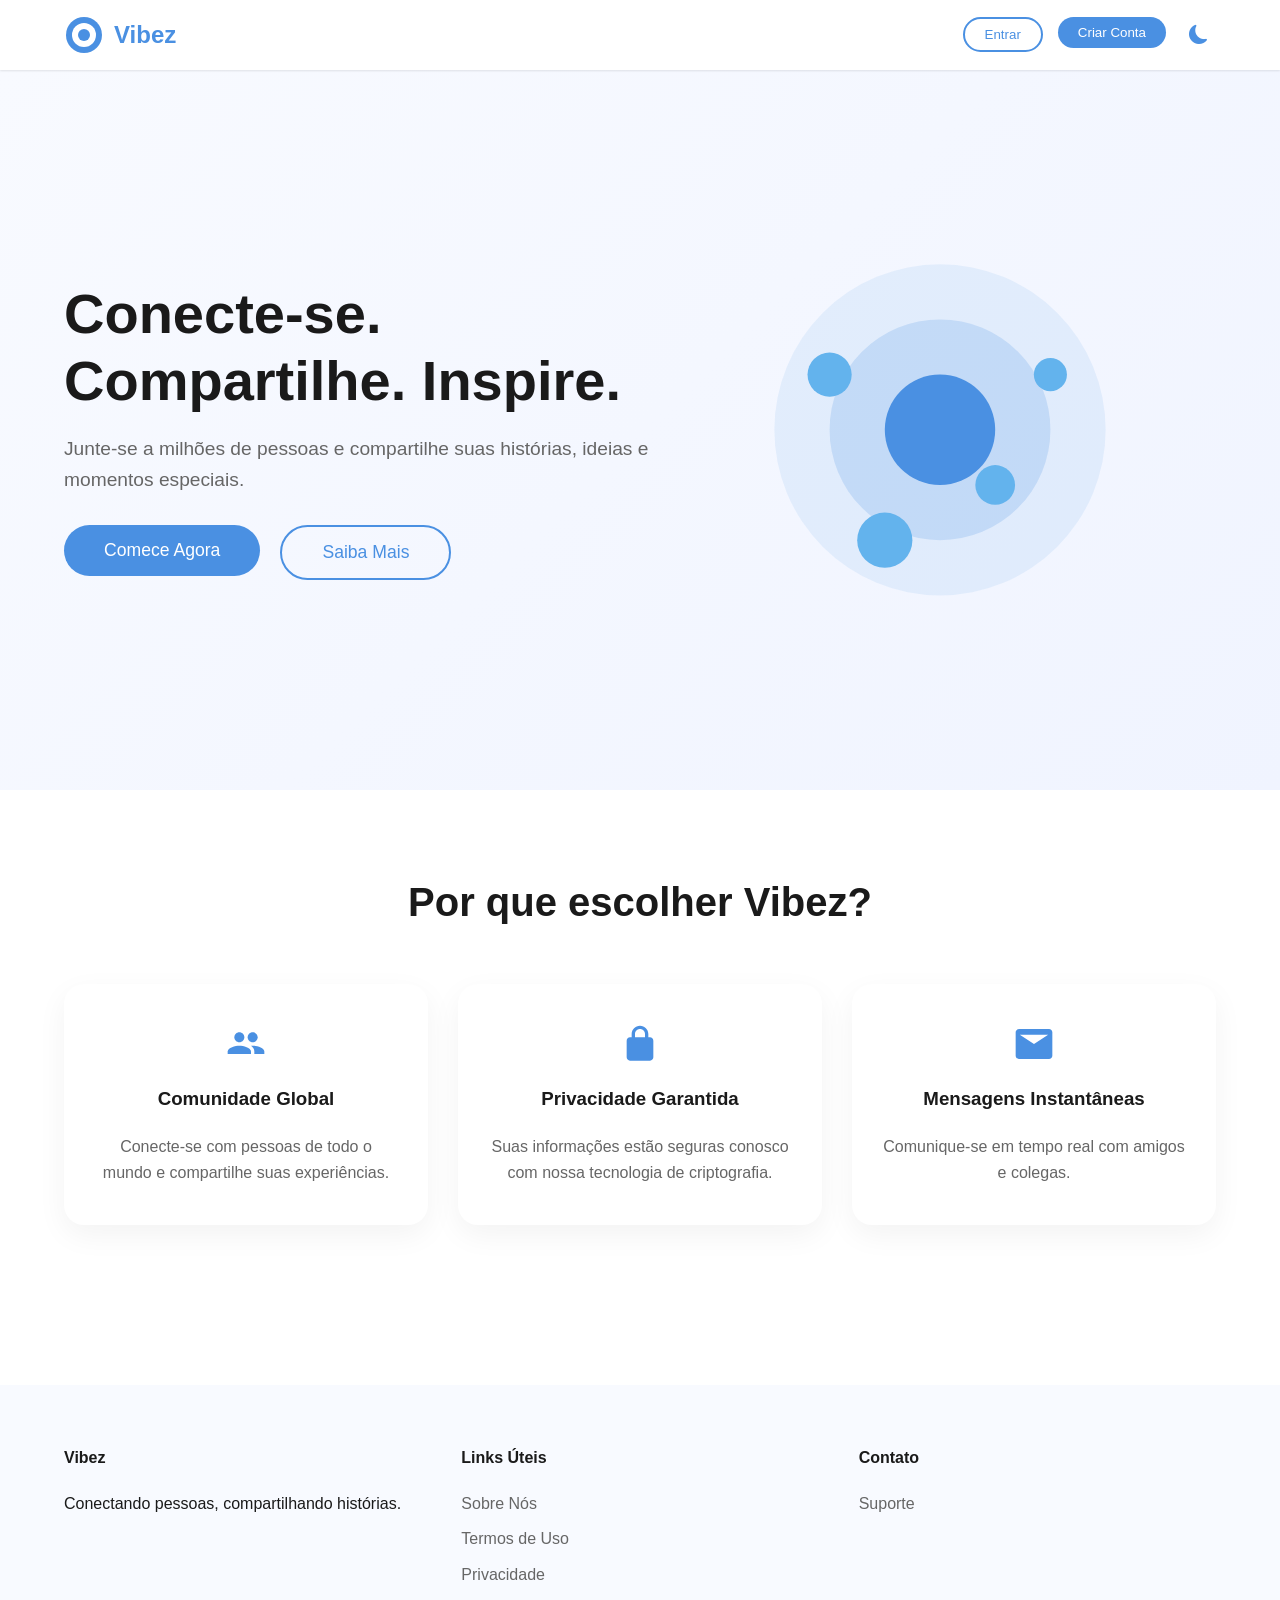
<file: index.html>
<html lang="pt-BR">
<head>
    <meta charset="UTF-8">
    <meta name="viewport" content="width=device-width, initial-scale=1.0">
    <title>Vibez - Conecte-se com o mundo</title>
    <link rel="stylesheet" href="CSS/index.css">
    <link rel="stylesheet" href="https://cdn.jsdelivr.net/npm/bootstrap-icons@1.10.5/font/bootstrap-icons.css">
</head>
<body>
    <nav class="navbar">
        <div class="nav-brand">
            <svg class="logo" viewBox="0 0 100 100" width="40" height="40">
                <circle cx="50" cy="50" r="45" fill="#4a90e2"/>
                <circle cx="50" cy="50" r="30" fill="#fff"/>
                <circle cx="50" cy="50" r="15" fill="#4a90e2"/>
            </svg>
            <h1>Vibez</h1>
        </div>
        <div class="nav-buttons">
            <a href="login.html"> <button class="login-btn">Entrar</button> </a>
            <a href="register.html"> <button class="register-btn">Criar Conta</button> </a>
            <button class="theme-toggle">
                <i class="bi bi-moon-fill"></i>
            </button>
        </div>
    </nav>

    <main class="landing">
        <div class="hero">
            <div class="hero-content">
                <h1>Conecte-se. Compartilhe. Inspire.</h1>
                <p>Junte-se a milhões de pessoas e compartilhe suas histórias, ideias e momentos especiais.</p>
                <div class="cta-buttons">
                    <a href="register.html"> <button class="register-btn-large">Comece Agora</button> </a>
                    <button class="learn-more-btn">Saiba Mais</button>
                </div>
            </div>
            <div class="hero-image">
                <svg viewBox="0 0 500 400" class="illustration">
                    <circle cx="250" cy="200" r="150" fill="#4a90e2" opacity="0.1"/>
                    <circle cx="250" cy="200" r="100" fill="#4a90e2" opacity="0.2"/>
                    <circle cx="250" cy="200" r="50" fill="#4a90e2"/>
                    <g class="floating-elements">
                        <circle cx="150" cy="150" r="20" fill="#63b3ed"/>
                        <circle cx="350" cy="150" r="15" fill="#63b3ed"/>
                        <circle cx="200" cy="300" r="25" fill="#63b3ed"/>
                        <circle cx="300" cy="250" r="18" fill="#63b3ed"/>
                    </g>
                </svg>
            </div>
        </div>

        <section class="features">
            <h2>Por que escolher Vibez?</h2>
            <div class="feature-grid">
                <div class="feature-card">
                    <svg viewBox="0 0 24 24" width="40" height="40">
                        <path fill="#4a90e2" d="M16,11c1.66,0 3,-1.34 3,-3s-1.34,-3 -3,-3s-3,1.34 -3,3S14.34,11 16,11z"/>
                        <path fill="#4a90e2" d="M8,11c1.66,0 3,-1.34 3,-3S9.66,5 8,5S5,6.34 5,8S6.34,11 8,11z"/>
                        <path fill="#4a90e2" d="M8,13c-2.33,0 -7,1.17 -7,3.5V18h14v-1.5C15,14.17 10.33,13 8,13z"/>
                        <path fill="#4a90e2" d="M16,13c-0.29,0 -0.62,0.02 -0.97,0.05c1.16,0.84 1.97,1.97 1.97,3.45V18h6v-1.5C23,14.17 18.33,13 16,13z"/>
                    </svg>
                    <h3>Comunidade Global</h3>
                    <p>Conecte-se com pessoas de todo o mundo e compartilhe suas experiências.</p>
                </div>
                <div class="feature-card">
                    <svg viewBox="0 0 24 24" width="40" height="40">
                        <path fill="#4a90e2" d="M18,8h-1V6c0-2.76-2.24-5-5-5S7,3.24,7,6v2H6c-1.1,0-2,0.9-2,2v10c0,1.1,0.9,2,2,2h12c1.1,0,2-0.9,2-2V10C20,8.9,19.1,8,18,8z M9,6c0-1.66,1.34-3,3-3s3,1.34,3,3v2H9V6z"/>
                    </svg>
                    <h3>Privacidade Garantida</h3>
                    <p>Suas informações estão seguras conosco com nossa tecnologia de criptografia.</p>
                </div>
                <div class="feature-card">
                    <svg viewBox="0 0 24 24" width="40" height="40">
                        <path fill="#4a90e2" d="M21,3H3C1.9,3,1,3.9,1,5v14c0,1.1,0.9,2,2,2h18c1.1,0,2-0.9,2-2V5C23,3.9,22.1,3,21,3z M12,12L3.5,6.5h17L12,12z"/>
                    </svg>
                    <h3>Mensagens Instantâneas</h3>
                    <p>Comunique-se em tempo real com amigos e colegas.</p>
                </div>
            </div>
        </section>
    </main>

    <footer class="footer">
        <div class="footer-content">
            <div class="footer-section">
                <h4>Vibez</h4>
                <p>Conectando pessoas, compartilhando histórias.</p>
            </div>
            <div class="footer-section">
                <h4>Links Úteis</h4>
                <a href="#">Sobre Nós</a>
                <a href="#">Termos de Uso</a>
                <a href="#">Privacidade</a>
            </div>
            <div class="footer-section">
                <h4>Contato</h4>
                <a href="mailto:suporte.vibez@gmail.com">Suporte</a>
            </div>
        </div>
    </footer>
    <script type="module" src="js/index.js"></script>
</body>
</html>
</file>
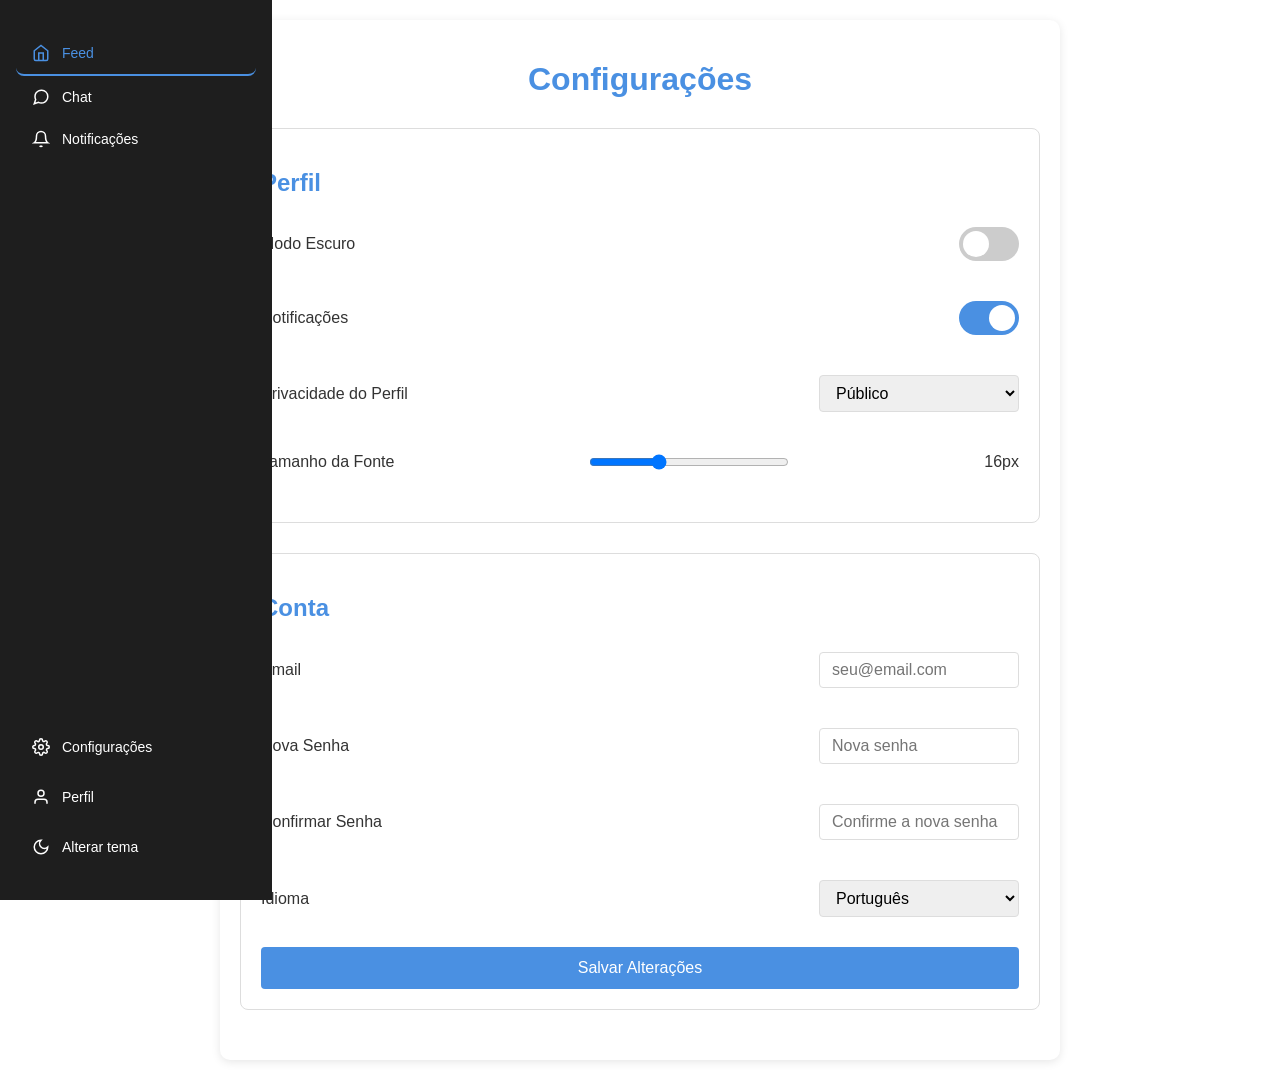
<file: config.html>
<html lang="pt-BR">
<head>
    <meta charset="UTF-8">
    <meta name="viewport" content="width=device-width, initial-scale=1.0">
    <title>Configurações</title>
    <link rel="stylesheet" href="CSS/config.css">
</head>
<body>
    <nav class="sidebar-nav">
        <!-- Top Navigation Items -->
        <a href="feed.html" class="nav-item active">
            <svg viewBox="0 0 24 24" fill="none" stroke="currentColor">
                <path d="M3 9l9-7 9 7v11a2 2 0 0 1-2 2H5a2 2 0 0 1-2-2z"/>
                <polyline points="9 22 9 12 15 12 15 22"/>
            </svg>
            <span>Feed</span>
        </a>
        <a href="chat.html" class="nav-item">
            <svg viewBox="0 0 24 24" fill="none" stroke="currentColor">
                <path d="M21 11.5a8.38 8.38 0 0 1-.9 3.8 8.5 8.5 0 0 1-7.6 4.7 8.38 8.38 0 0 1-3.8-.9L3 21l1.9-5.7a8.38 8.38 0 0 1-.9-3.8 8.5 8.5 0 0 1 4.7-7.6 8.38 8.38 0 0 1 3.8-.9h.5a8.48 8.48 0 0 1 8 8v.5z"/>
            </svg>
            <span>Chat</span>
        </a>
        <a href="#" class="nav-item">
            <svg viewBox="0 0 24 24" fill="none" stroke="currentColor">
                <path d="M18 8A6 6 0 0 0 6 8c0 7-3 9-3 9h18s-3-2-3-9"/>
                <path d="M13.73 21a2 2 0 0 1-3.46 0"/>
            </svg>
            <span>Notificações</span>
        </a>

        <!-- Bottom Navigation Items -->
        <div class="bottom-nav">
            <a href="config.html" class="nav-item">
                <svg viewBox="0 0 24 24" fill="none" stroke="currentColor">
                    <circle cx="12" cy="12" r="3"/>
                    <path d="M19.4 15a1.65 1.65 0 0 0 .33 1.82l.06.06a2 2 0 0 1 0 2.83 2 2 0 0 1-2.83 0l-.06-.06a1.65 1.65 0 0 0-1.82-.33 1.65 1.65 0 0 0-1 1.51V21a2 2 0 0 1-2 2 2 2 0 0 1-2-2v-.09A1.65 1.65 0 0 0 9 19.4a1.65 1.65 0 0 0-1.82.33l-.06.06a2 2 0 0 1-2.83 0 2 2 0 0 1 0-2.83l.06-.06a1.65 1.65 0 0 0 .33-1.82 1.65 1.65 0 0 0-1.51-1H3a2 2 0 0 1-2-2 2 2 0 0 1 2-2h.09A1.65 1.65 0 0 0 4.6 9a1.65 1.65 0 0 0-.33-1.82l-.06-.06a2 2 0 0 1 0-2.83 2 2 0 0 1 2.83 0l.06.06a1.65 1.65 0 0 0 1.82.33H9a1.65 1.65 0 0 0 1-1.51V3a2 2 0 0 1 2-2 2 2 0 0 1 2 2v.09a1.65 1.65 0 0 0 1 1.51 1.65 1.65 0 0 0 1.82-.33l.06-.06a2 2 0 0 1 2.83 0 2 2 0 0 1 0 2.83l-.06.06a1.65 1.65 0 0 0-.33 1.82V9a1.65 1.65 0 0 0 1.51 1H21a2 2 0 0 1 2 2 2 2 0 0 1-2 2h-.09a1.65 1.65 0 0 0-1.51 1z"/>
                </svg>
                <span>Configurações</span>
            </a>
            <a href="perfil.html" class="nav-item">
                <svg viewBox="0 0 24 24" fill="none" stroke="currentColor">
                    <path d="M20 21v-2a4 4 0 0 0-4-4H8a4 4 0 0 0-4 4v2"/>
                    <circle cx="12" cy="7" r="4"/>
                </svg>
                <span>Perfil</span>
            </a>
            <button class="theme-toggle">
                <svg viewBox="0 0 24 24" fill="none" stroke="currentColor">
                    <path d="M12 3a6 6 0 0 0 9 9 9 9 0 1 1-9-9z"/>
                </svg>
                <span>Alterar tema</span>
            </button>
        </div>
    </nav>
    <div class="settings-container">
        <h1>Configurações</h1>
        
        <section class="settings-section">
            <h2>Perfil</h2>
            <div class="setting-item">
                <label for="darkMode">Modo Escuro</label>
                <label class="switch">
                    <input type="checkbox" id="darkMode">
                    <span class="slider"></span>
                </label>
            </div>

            <div class="setting-item">
                <label for="notifications">Notificações</label>
                <label class="switch">
                    <input type="checkbox" id="notifications">
                    <span class="slider"></span>
                </label>
            </div>

            <div class="setting-item">
                <label for="privacy">Privacidade do Perfil</label>
                <select id="privacy">
                    <option value="public">Público</option>
                    <option value="friends">Apenas Amigos</option>
                    <option value="private">Privado</option>
                </select>
            </div>

            <div class="setting-item">
                <label for="fontSize">Tamanho da Fonte</label>
                <input type="range" id="fontSize" min="12" max="24" value="16">
                <span id="fontSizeValue">16px</span>
            </div>
        </section>

        <section class="settings-section">
            <h2>Conta</h2>
            <div class="setting-item">
                <label for="email">Email</label>
                <input type="email" id="email" placeholder="seu@email.com">
            </div>

            <div class="setting-item">
                <label for="newPassword">Nova Senha</label>
                <input type="password" id="newPassword" placeholder="Nova senha">
            </div>

            <div class="setting-item">
                <label for="confirmPassword">Confirmar Senha</label>
                <input type="password" id="confirmPassword" placeholder="Confirme a nova senha">
            </div>

            <div class="setting-item">
                <label for="language">Idioma</label>
                <select id="language">
                    <option value="pt">Português</option>
                </select>
            </div>

            <button id="saveBtn" class="save-button">Salvar Alterações</button>
        </section>
    </div>

    <script type="module" src="js/config.js"></script>
</body>
</html>
</file>
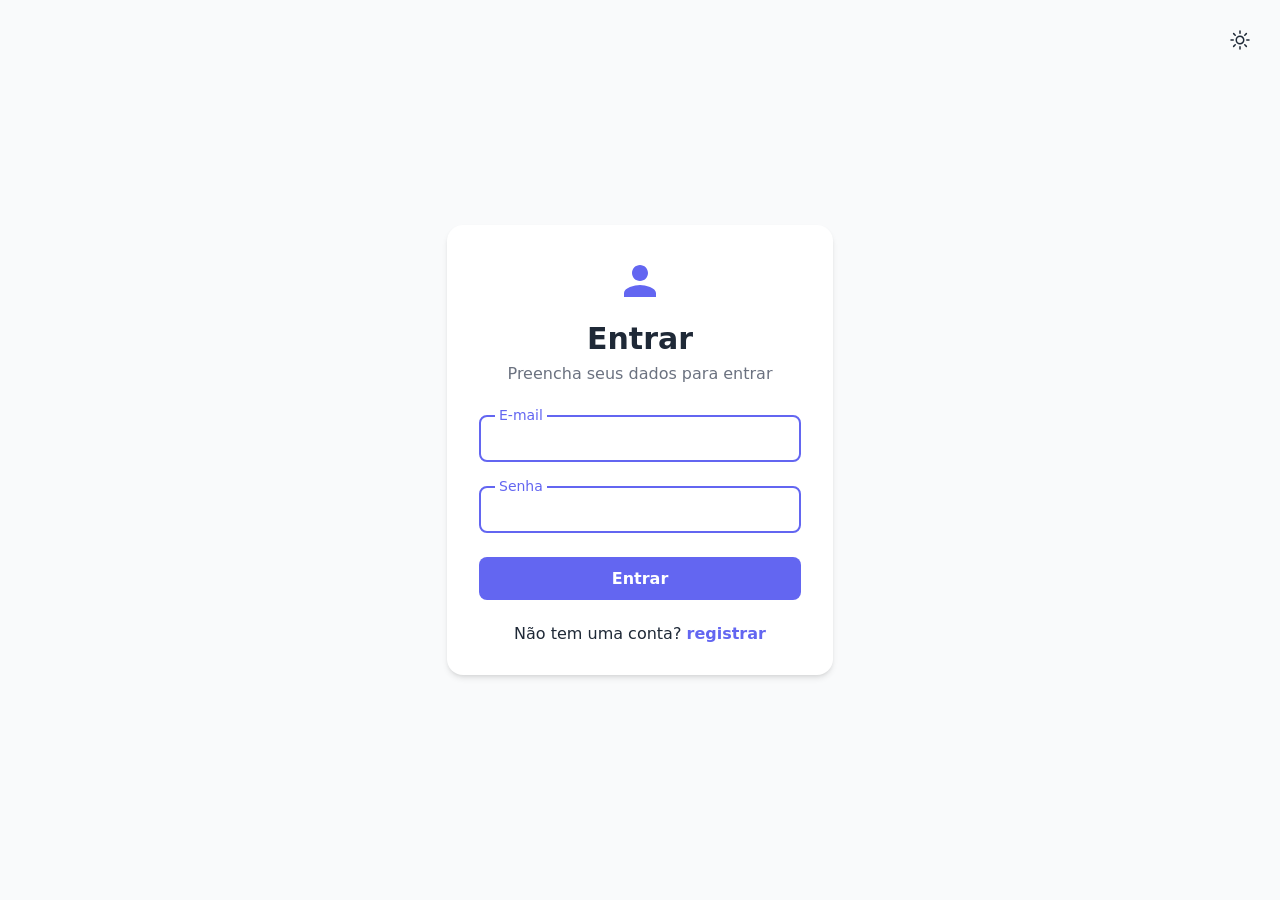
<file: login.html>
<html lang="pt-BR">
<head>
    <meta charset="UTF-8">
    <meta name="viewport" content="width=device-width, initial-scale=1.0">
    <title>Registro</title>
    <link rel="stylesheet" href="CSS/login.css">
</head>
<body>
    <button id="themeToggle" class="theme-toggle" aria-label="Toggle theme">
        <svg xmlns="http://www.w3.org/2000/svg" fill="none" viewBox="0 0 24 24" stroke-width="1.5" stroke="currentColor">
            <path stroke-linecap="round" stroke-linejoin="round" d="M12 3v2.25m6.364.386l-1.591 1.591M21 12h-2.25m-.386 6.364l-1.591-1.591M12 18.75V21m-4.773-4.227l-1.591 1.591M5.25 12H3m4.227-4.773L5.636 5.636M15.75 12a3.75 3.75 0 11-7.5 0 3.75 3.75 0 017.5 0z"/>
        </svg>
    </button>
    <div class="container">
        <div class="form-container">
            <div class="form-header">
                <svg class="logo" viewBox="0 0 24 24" width="48" height="48">
                    <path fill="currentColor" d="M12 12c2.21 0 4-1.79 4-4s-1.79-4-4-4-4 1.79-4 4 1.79 4 4 4zm0 2c-2.67 0-8 1.34-8 4v2h16v-2c0-2.66-5.33-4-8-4z"/>
                </svg>
                <h1>Entrar</h1>
                <p>Preencha seus dados para entrar</p>
            </div>
            
            <form id="loginForm" class="form">
                <div class="form-group">
                    <input type="email" id="email" required>
                    <label for="email">E-mail</label>
                </div>
                
                <div class="form-group">
                    <input type="password" id="password" required>
                    <label for="password">Senha</label>
                </div>
                
                <button type="submit" class="submit-btn">
                    Entrar
                    <span class="btn-overlay"></span>
                </button>
            </form>
            
            <div class="form-footer">
                <p>Não tem uma conta? <a href="register.html">registrar</a></p>
            </div>
        </div>
    </div>
    <script type="module" src="js/login.js"></script>
</body>
</html>
</file>
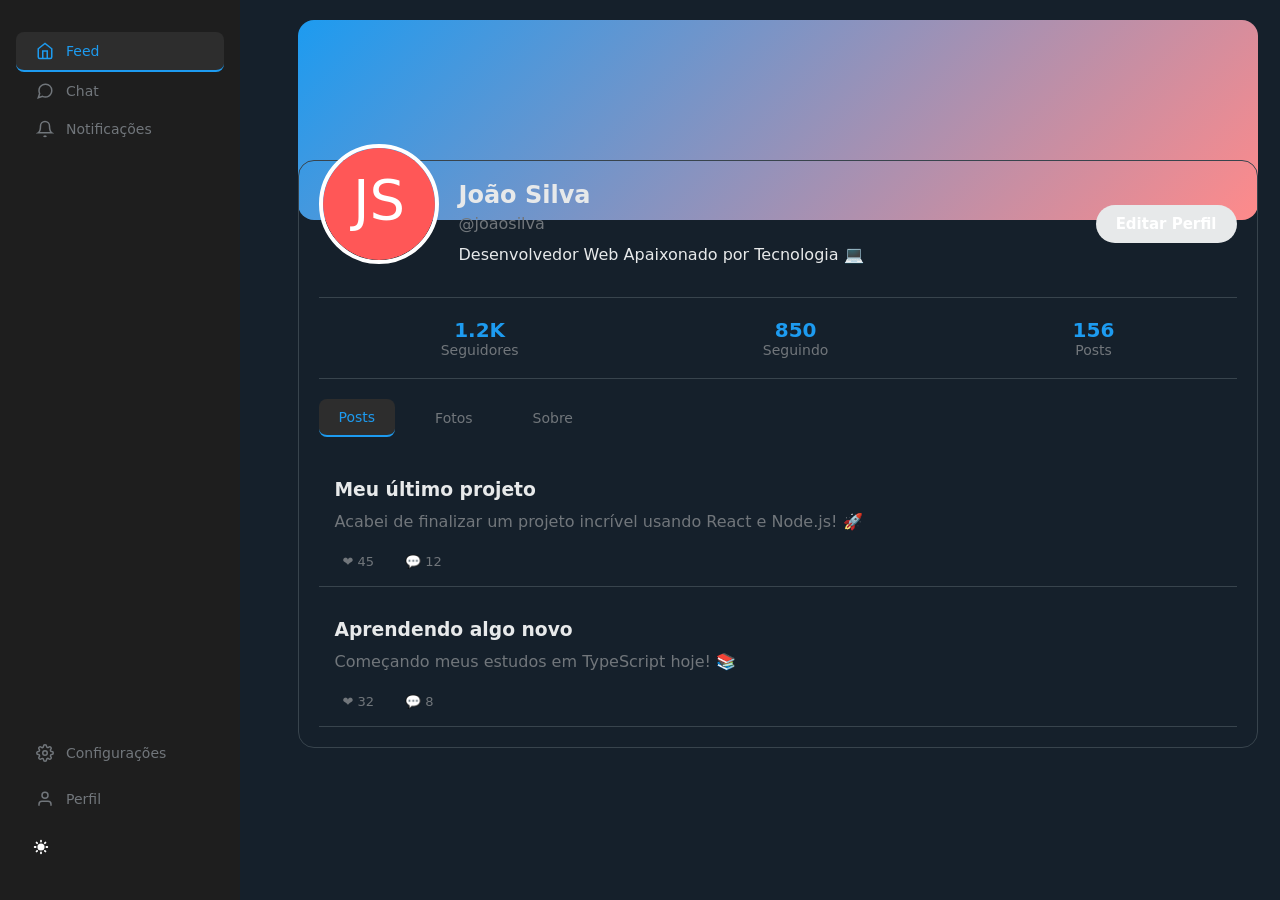
<file: perfil.html>
<html lang="pt-BR">
<head>
    <meta charset="UTF-8">
    <meta name="viewport" content="width=device-width, initial-scale=1.0">
    <title>Perfil Social</title>
    <link rel="stylesheet" href="CSS/perfil.css">
    <script type="importmap">
        {
            "imports": {
                "config": "./js/perfilfake.js"
            }
        }
    </script>
    <script type="module" src="js/perfil.js"></script>
</head>
<body>
    <nav class="sidebar-nav">
        <!-- Top Navigation Items -->
        <a href="feed.html" class="nav-item active">
            <svg viewBox="0 0 24 24" fill="none" stroke="currentColor">
                <path d="M3 9l9-7 9 7v11a2 2 0 0 1-2 2H5a2 2 0 0 1-2-2z"/>
                <polyline points="9 22 9 12 15 12 15 22"/>
            </svg>
            <span>Feed</span>
        </a>
        <a href="chat.html" class="nav-item">
            <svg viewBox="0 0 24 24" fill="none" stroke="currentColor">
                <path d="M21 11.5a8.38 8.38 0 0 1-.9 3.8 8.5 8.5 0 0 1-7.6 4.7 8.38 8.38 0 0 1-3.8-.9L3 21l1.9-5.7a8.38 8.38 0 0 1-.9-3.8 8.5 8.5 0 0 1 4.7-7.6 8.38 8.38 0 0 1 3.8-.9h.5a8.48 8.48 0 0 1 8 8v.5z"/>
            </svg>
            <span>Chat</span>
        </a>
        <a href="#" class="nav-item">
            <svg viewBox="0 0 24 24" fill="none" stroke="currentColor">
                <path d="M18 8A6 6 0 0 0 6 8c0 7-3 9-3 9h18s-3-2-3-9"/>
                <path d="M13.73 21a2 2 0 0 1-3.46 0"/>
            </svg>
            <span>Notificações</span>
        </a>

        <!-- Bottom Navigation Items -->
        <div class="bottom-nav">
            <a href="config.html" class="nav-item">
                <svg viewBox="0 0 24 24" fill="none" stroke="currentColor">
                    <circle cx="12" cy="12" r="3"/>
                    <path d="M19.4 15a1.65 1.65 0 0 0 .33 1.82l.06.06a2 2 0 0 1 0 2.83 2 2 0 0 1-2.83 0l-.06-.06a1.65 1.65 0 0 0-1.82-.33 1.65 1.65 0 0 0-1 1.51V21a2 2 0 0 1-2 2 2 2 0 0 1-2-2v-.09A1.65 1.65 0 0 0 9 19.4a1.65 1.65 0 0 0-1.82.33l-.06.06a2 2 0 0 1-2.83 0 2 2 0 0 1 0-2.83l.06-.06a1.65 1.65 0 0 0 .33-1.82 1.65 1.65 0 0 0-1.51-1H3a2 2 0 0 1-2-2 2 2 0 0 1 2-2h.09A1.65 1.65 0 0 0 4.6 9a1.65 1.65 0 0 0-.33-1.82l-.06-.06a2 2 0 0 1 0-2.83 2 2 0 0 1 2.83 0l.06.06a1.65 1.65 0 0 0 1.82.33H9a1.65 1.65 0 0 0 1-1.51V3a2 2 0 0 1 2-2 2 2 0 0 1 2 2v.09a1.65 1.65 0 0 0 1 1.51 1.65 1.65 0 0 0 1.82-.33l.06-.06a2 2 0 0 1 2.83 0 2 2 0 0 1 0 2.83l-.06.06a1.65 1.65 0 0 0-.33 1.82V9a1.65 1.65 0 0 0 1.51 1H21a2 2 0 0 1 2 2 2 2 0 0 1-2 2h-.09a1.65 1.65 0 0 0-1.51 1z"/>
                </svg>
                <span>Configurações</span>
            </a>
            <a href="perfil.html" class="nav-item">
                <svg viewBox="0 0 24 24" fill="none" stroke="currentColor">
                    <path d="M20 21v-2a4 4 0 0 0-4-4H8a4 4 0 0 0-4 4v2"/>
                    <circle cx="12" cy="7" r="4"/>
                </svg>
                <span>Perfil</span>
            </a>
            <button class="theme-toggle">
                <svg viewBox="0 0 24 24" fill="none" stroke="currentColor">
                    <path d="M12 3a6 6 0 0 0 9 9 9 9 0 1 1-9-9z"/>
                </svg>
                <span>Alterar tema</span>
            </button>
        </div>
    </nav>
    <main class="main-content">
        <div class="profile-container">
            <div class="cover-photo"></div>
            
            <div class="profile-content">
                <div class="profile-header">
                    <div class="profile-pic">
                        <svg viewBox="0 0 36 36" fill="none" role="img" xmlns="http://www.w3.org/2000/svg">
                            <circle cx="18" cy="18" r="18" fill="#FF5757"/>
                            <text x="50%" y="50%" dominant-baseline="middle" text-anchor="middle" font-size="18" fill="white">
                                JS
                            </text>
                        </svg>
                    </div>
                    <div class="profile-info">
                        <h1 class="name">João Silva</h1>
                        <p class="username">@joaosilva</p>
                        <p class="bio">Desenvolvedor Web Apaixonado por Tecnologia 💻</p>
                    </div>
                    <button class="edit-profile">Editar Perfil</button>
                </div>

                <div class="stats">
                    <div class="stat-item">
                        <span class="stat-number">1.2K</span>
                        <span class="stat-label">Seguidores</span>
                    </div>
                    <div class="stat-item">
                        <span class="stat-number">850</span>
                        <span class="stat-label">Seguindo</span>
                    </div>
                    <div class="stat-item">
                        <span class="stat-number">156</span>
                        <span class="stat-label">Posts</span>
                    </div>
                </div>

                <div class="profile-nav">
                    <button class="nav-item active">Posts</button>
                    <button class="nav-item">Fotos</button>
                    <button class="nav-item">Sobre</button>
                </div>

                <div class="posts-grid">
                    <div class="post">
                        <h3>Meu último projeto</h3>
                        <p>Acabei de finalizar um projeto incrível usando React e Node.js! 🚀</p>
                        <div class="post-interactions">
                            <span>❤️ 45</span>
                            <span>💬 12</span>
                        </div>
                    </div>
                    <div class="post">
                        <h3>Aprendendo algo novo</h3>
                        <p>Começando meus estudos em TypeScript hoje! 📚</p>
                        <div class="post-interactions">
                            <span>❤️ 32</span>
                            <span>💬 8</span>
                        </div>
                    </div>
                </div>
            </div>
        </div>
    </main>
</body>
</html>
</file>
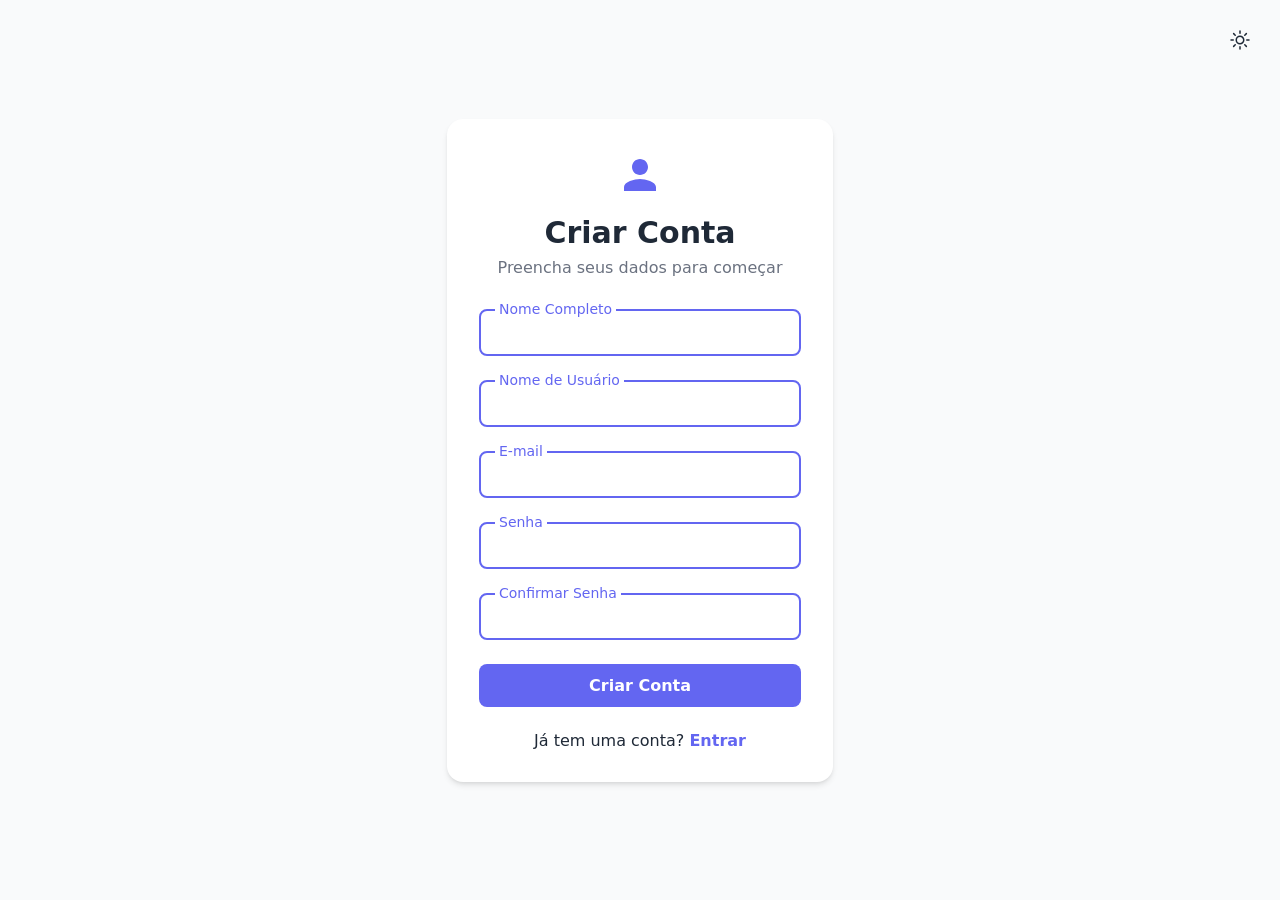
<file: register.html>
<html lang="pt-BR">
<head>
    <meta charset="UTF-8">
    <meta name="viewport" content="width=device-width, initial-scale=1.0">
    <title>Registro</title>
    <link rel="stylesheet" href="CSS/register.css">
</head>
<body>
    <button id="themeToggle" class="theme-toggle" aria-label="Toggle theme">
        <svg xmlns="http://www.w3.org/2000/svg" fill="none" viewBox="0 0 24 24" stroke-width="1.5" stroke="currentColor">
            <path stroke-linecap="round" stroke-linejoin="round" d="M12 3v2.25m6.364.386l-1.591 1.591M21 12h-2.25m-.386 6.364l-1.591-1.591M12 18.75V21m-4.773-4.227l-1.591 1.591M5.25 12H3m4.227-4.773L5.636 5.636M15.75 12a3.75 3.75 0 11-7.5 0 3.75 3.75 0 017.5 0z"/>
        </svg>
    </button>
    <div class="container">
        <div class="form-container">
            <div class="form-header">
                <svg class="logo" viewBox="0 0 24 24" width="48" height="48">
                    <path fill="currentColor" d="M12 12c2.21 0 4-1.79 4-4s-1.79-4-4-4-4 1.79-4 4 1.79 4 4 4zm0 2c-2.67 0-8 1.34-8 4v2h16v-2c0-2.66-5.33-4-8-4z"/>
                </svg>
                <h1>Criar Conta</h1>
                <p>Preencha seus dados para começar</p>
            </div>
            
            <form id="registerForm" class="form">
                <div class="form-group">
                    <input type="text" id="name" required>
                    <label for="name">Nome Completo</label>
                </div>
                
                <div class="form-group">
                    <input type="text" id="username" required>
                    <label for="username">Nome de Usuário</label>
                </div>
                
                <div class="form-group">
                    <input type="email" id="email" required>
                    <label for="email">E-mail</label>
                </div>
                
                <div class="form-group">
                    <input type="password" id="password" required>
                    <label for="password">Senha</label>
                </div>
                
                <div class="form-group">
                    <input type="password" id="confirmPassword" required>
                    <label for="confirmPassword">Confirmar Senha</label>
                </div>
                
                <button type="submit" class="submit-btn">
                    Criar Conta
                    <span class="btn-overlay"></span>
                </button>
            </form>
            
            <div class="form-footer">
                <p>Já tem uma conta? <a href="#">Entrar</a></p>
            </div>
        </div>
    </div>
    <script type="module" src="js/register.js"></script>
</body>
</html>
</file>
<file: CSS/index.css>
* {
    margin: 0;
    padding: 0;
    box-sizing: border-box;
}

body {
    font-family: -apple-system, BlinkMacSystemFont, 'Segoe UI', Roboto, Oxygen, Ubuntu, Cantarell, sans-serif;
    background-color: #fff;
    color: #1a1a1a;
    line-height: 1.6;
}

.navbar {
    position: fixed;
    top: 0;
    left: 0;
    right: 0;
    height: 70px;
    background: white;
    display: flex;
    align-items: center;
    justify-content: space-between;
    padding: 0 5%;
    box-shadow: 0 1px 2px rgba(0,0,0,0.1);
    z-index: 1000;
}

.nav-brand {
    display: flex;
    align-items: center;
    gap: 10px;
}

.nav-brand h1 {
    font-size: 1.5rem;
    color: #4a90e2;
}

.nav-buttons {
    display: flex;
    gap: 15px;
}

.login-btn, .register-btn {
    padding: 8px 20px;
    border-radius: 25px;
    font-weight: 500;
    cursor: pointer;
    transition: all 0.3s ease;
}

.login-btn {
    background: transparent;
    border: 2px solid #4a90e2;
    color: #4a90e2;
}

.register-btn {
    background: #4a90e2;
    border: none;
    color: white;
}

.login-btn:hover {
    background: #4a90e2;
    color: white;
}

.register-btn:hover {
    background: #357abd;
}

.landing {
    padding-top: 70px;
}

.hero {
    display: flex;
    align-items: center;
    justify-content: space-between;
    padding: 80px 5%;
    min-height: 80vh;
    background: linear-gradient(135deg, #f8faff 0%, #f0f4ff 100%);
}

.hero-content {
    max-width: 600px;
}

.hero-content h1 {
    font-size: 3.5rem;
    margin-bottom: 20px;
    color: #1a1a1a;
    line-height: 1.2;
}

.hero-content p {
    font-size: 1.2rem;
    color: #666;
    margin-bottom: 30px;
}

.cta-buttons {
    display: flex;
    gap: 20px;
}

.register-btn-large {
    padding: 15px 40px;
    font-size: 1.1rem;
    background: #4a90e2;
    color: white;
    border: none;
    border-radius: 30px;
    cursor: pointer;
    transition: all 0.3s ease;
}

.learn-more-btn {
    padding: 15px 40px;
    font-size: 1.1rem;
    background: transparent;
    border: 2px solid #4a90e2;
    color: #4a90e2;
    border-radius: 30px;
    cursor: pointer;
    transition: all 0.3s ease;
}

.register-btn-large:hover {
    background: #357abd;
    transform: translateY(-2px);
}

.learn-more-btn:hover {
    background: #4a90e2;
    color: white;
    transform: translateY(-2px);
}

.hero-image {
    width: 50%;
    max-width: 600px;
}

.illustration {
    width: 100%;
    height: auto;
}

.floating-elements circle {
    animation: float 3s ease-in-out infinite;
}

.floating-elements circle:nth-child(2) {
    animation-delay: 0.5s;
}

.floating-elements circle:nth-child(3) {
    animation-delay: 1s;
}

.floating-elements circle:nth-child(4) {
    animation-delay: 1.5s;
}

@keyframes float {
    0%, 100% {
        transform: translateY(0);
    }
    50% {
        transform: translateY(-20px);
    }
}

.features {
    padding: 80px 5%;
    text-align: center;
}

.features h2 {
    font-size: 2.5rem;
    margin-bottom: 50px;
    color: #1a1a1a;
}

.feature-grid {
    display: grid;
    grid-template-columns: repeat(auto-fit, minmax(280px, 1fr));
    gap: 30px;
    max-width: 1200px;
    margin: 0 auto;
}

.feature-card {
    background: white;
    padding: 40px 30px;
    border-radius: 20px;
    box-shadow: 0 10px 30px rgba(0,0,0,0.05);
    transition: transform 0.3s ease;
}

.feature-card:hover {
    transform: translateY(-10px);
}

.feature-card h3 {
    margin: 20px 0;
    color: #1a1a1a;
}

.feature-card p {
    color: #666;
}

.footer {
    background: #f8faff;
    padding: 60px 5%;
    margin-top: 80px;
}

.footer-content {
    display: grid;
    grid-template-columns: repeat(auto-fit, minmax(200px, 1fr));
    gap: 40px;
    max-width: 1200px;
    margin: 0 auto;
}

.footer-section h4 {
    color: #1a1a1a;
    margin-bottom: 20px;
}* {
    margin: 0;
    padding: 0;
    box-sizing: border-box;
}

body {
    font-family: -apple-system, BlinkMacSystemFont, 'Segoe UI', Roboto, Oxygen, Ubuntu, Cantarell, sans-serif;
    background-color: #fff;
    color: #1a1a1a;
    line-height: 1.6;
}

.navbar {
    position: fixed;
    top: 0;
    left: 0;
    right: 0;
    height: 70px;
    background: white;
    display: flex;
    align-items: center;
    justify-content: space-between;
    padding: 0 5%;
    box-shadow: 0 1px 2px rgba(0,0,0,0.1);
    z-index: 1000;
}

.nav-brand {
    display: flex;
    align-items: center;
    gap: 10px;
}

.nav-brand h1 {
    font-size: 1.5rem;
    color: #4a90e2;
}

.nav-buttons {
    display: flex;
    gap: 15px;
}

.login-btn, .register-btn {
    padding: 8px 20px;
    border-radius: 25px;
    font-weight: 500;
    cursor: pointer;
    transition: all 0.3s ease;
}

.login-btn {
    background: transparent;
    border: 2px solid #4a90e2;
    color: #4a90e2;
}

.register-btn {
    background: #4a90e2;
    border: none;
    color: white;
}

.login-btn:hover {
    background: #4a90e2;
    color: white;
}

.register-btn:hover {
    background: #357abd;
}

.landing {
    padding-top: 70px;
}

.hero {
    display: flex;
    align-items: center;
    justify-content: space-between;
    padding: 80px 5%;
    min-height: 80vh;
    background: linear-gradient(135deg, #f8faff 0%, #f0f4ff 100%);
}

.hero-content {
    max-width: 600px;
}

.hero-content h1 {
    font-size: 3.5rem;
    margin-bottom: 20px;
    color: #1a1a1a;
    line-height: 1.2;
}

.hero-content p {
    font-size: 1.2rem;
    color: #666;
    margin-bottom: 30px;
}

.cta-buttons {
    display: flex;
    gap: 20px;
}

.register-btn-large {
    padding: 15px 40px;
    font-size: 1.1rem;
    background: #4a90e2;
    color: white;
    border: none;
    border-radius: 30px;
    cursor: pointer;
    transition: all 0.3s ease;
}

.learn-more-btn {
    padding: 15px 40px;
    font-size: 1.1rem;
    background: transparent;
    border: 2px solid #4a90e2;
    color: #4a90e2;
    border-radius: 30px;
    cursor: pointer;
    transition: all 0.3s ease;
}

.register-btn-large:hover {
    background: #357abd;
    transform: translateY(-2px);
}

.learn-more-btn:hover {
    background: #4a90e2;
    color: white;
    transform: translateY(-2px);
}

.hero-image {
    width: 50%;
    max-width: 600px;
}

.illustration {
    width: 100%;
    height: auto;
}

.floating-elements circle {
    animation: float 3s ease-in-out infinite;
}

.floating-elements circle:nth-child(2) {
    animation-delay: 0.5s;
}

.floating-elements circle:nth-child(3) {
    animation-delay: 1s;
}

.floating-elements circle:nth-child(4) {
    animation-delay: 1.5s;
}

@keyframes float {
    0%, 100% {
        transform: translateY(0);
    }
    50% {
        transform: translateY(-20px);
    }
}

.features {
    padding: 80px 5%;
    text-align: center;
}

.features h2 {
    font-size: 2.5rem;
    margin-bottom: 50px;
    color: #1a1a1a;
}

.feature-grid {
    display: grid;
    grid-template-columns: repeat(auto-fit, minmax(280px, 1fr));
    gap: 30px;
    max-width: 1200px;
    margin: 0 auto;
}

.feature-card {
    background: white;
    padding: 40px 30px;
    border-radius: 20px;
    box-shadow: 0 10px 30px rgba(0,0,0,0.05);
    transition: transform 0.3s ease;
}

.feature-card:hover {
    transform: translateY(-10px);
}

.feature-card h3 {
    margin: 20px 0;
    color: #1a1a1a;
}

.feature-card p {
    color: #666;
}

.footer {
    background: #f8faff;
    padding: 60px 5%;
    margin-top: 80px;
}

.footer-content {
    display: grid;
    grid-template-columns: repeat(auto-fit, minmax(200px, 1fr));
    gap: 40px;
    max-width: 1200px;
    margin: 0 auto;
}

.footer-section h4 {
    color: #1a1a1a;
    margin-bottom: 20px;
}

.footer-section a {
    display: block;
    color: #666;
    text-decoration: none;
    margin-bottom: 10px;
    transition: color 0.3s ease;
}

.footer-section a:hover {
    color: #4a90e2;
}

.theme-toggle {
    background: transparent;
    border: none;
    cursor: pointer;
    padding: 8px;
    font-size: 1.2rem;
    color: #4a90e2;
    display: flex;
    align-items: center;
    justify-content: center;
    transition: color 0.3s ease;
}

.theme-toggle:hover {
    color: #357abd;
}

.dark-mode {
    background-color: #1a1a1a;
    color: #ffffff;
}

.dark-mode .navbar {
    background: #2d2d2d;
    box-shadow: 0 1px 2px rgba(0,0,0,0.2);
}

.dark-mode .hero {
    background: linear-gradient(135deg, #2d2d2d 0%, #1a1a1a 100%);
}

.dark-mode .hero-content h1 {
    color: #ffffff;
}

.dark-mode .hero-content p {
    color: #cccccc;
}

.dark-mode .feature-card {
    background: #2d2d2d;
    box-shadow: 0 10px 30px rgba(0,0,0,0.2);
}

.dark-mode .feature-card h3 {
    color: #ffffff;
}

.dark-mode .feature-card p {
    color: #cccccc;
}

.dark-mode .footer {
    background: #2d2d2d;
}

.dark-mode .footer-section h4 {
    color: #ffffff;
}

.dark-mode .footer-section a {
    color: #cccccc;
}

.dark-mode .footer-section a:hover {
    color: #4a90e2;* {
        margin: 0;
        padding: 0;
        box-sizing: border-box;
    }
    
    body {
        font-family: -apple-system, BlinkMacSystemFont, 'Segoe UI', Roboto, Oxygen, Ubuntu, Cantarell, sans-serif;
        background-color: #fff;
        color: #1a1a1a;
        line-height: 1.6;
    }
    
    .navbar {
        position: fixed;
        top: 0;
        left: 0;
        right: 0;
        height: 70px;
        background: white;
        display: flex;
        align-items: center;
        justify-content: space-between;
        padding: 0 5%;
        box-shadow: 0 1px 2px rgba(0,0,0,0.1);
        z-index: 1000;
    }
    
    .nav-brand {
        display: flex;
        align-items: center;
        gap: 10px;
    }
    
    .nav-brand h1 {
        font-size: 1.5rem;
        color: #4a90e2;
    }
    
    .nav-buttons {
        display: flex;
        gap: 15px;
    }
    
    .login-btn, .register-btn {
        padding: 8px 20px;
        border-radius: 25px;
        font-weight: 500;
        cursor: pointer;
        transition: all 0.3s ease;
    }
    
    .login-btn {
        background: transparent;
        border: 2px solid #4a90e2;
        color: #4a90e2;
    }
    
    .register-btn {
        background: #4a90e2;
        border: none;
        color: white;
    }
    
    .login-btn:hover {
        background: #4a90e2;
        color: white;
    }
    
    .register-btn:hover {
        background: #357abd;
    }
    
    .landing {
        padding-top: 70px;
    }
    
    .hero {
        display: flex;
        align-items: center;
        justify-content: space-between;
        padding: 80px 5%;
        min-height: 80vh;
        background: linear-gradient(135deg, #f8faff 0%, #f0f4ff 100%);
    }
    
    .hero-content {
        max-width: 600px;
    }
    
    .hero-content h1 {
        font-size: 3.5rem;
        margin-bottom: 20px;
        color: #1a1a1a;
        line-height: 1.2;
    }
    
    .hero-content p {
        font-size: 1.2rem;
        color: #666;
        margin-bottom: 30px;
    }
    
    .cta-buttons {
        display: flex;
        gap: 20px;
    }
    
    .register-btn-large {
        padding: 15px 40px;
        font-size: 1.1rem;
        background: #4a90e2;
        color: white;
        border: none;
        border-radius: 30px;
        cursor: pointer;
        transition: all 0.3s ease;
    }
    
    .learn-more-btn {
        padding: 15px 40px;
        font-size: 1.1rem;
        background: transparent;
        border: 2px solid #4a90e2;
        color: #4a90e2;
        border-radius: 30px;
        cursor: pointer;
        transition: all 0.3s ease;
    }
    
    .register-btn-large:hover {
        background: #357abd;
        transform: translateY(-2px);
    }
    
    .learn-more-btn:hover {
        background: #4a90e2;
        color: white;
        transform: translateY(-2px);
    }
    
    .hero-image {
        width: 50%;
        max-width: 600px;
    }
    
    .illustration {
        width: 100%;
        height: auto;
    }
    
    .floating-elements circle {
        animation: float 3s ease-in-out infinite;
    }
    
    .floating-elements circle:nth-child(2) {
        animation-delay: 0.5s;
    }
    
    .floating-elements circle:nth-child(3) {
        animation-delay: 1s;
    }
    
    .floating-elements circle:nth-child(4) {
        animation-delay: 1.5s;
    }
    
    @keyframes float {
        0%, 100% {
            transform: translateY(0);
        }
        50% {
            transform: translateY(-20px);
        }
    }
    
    .features {
        padding: 80px 5%;
        text-align: center;
    }
    
    .features h2 {
        font-size: 2.5rem;
        margin-bottom: 50px;
        color: #1a1a1a;
    }
    
    .feature-grid {
        display: grid;
        grid-template-columns: repeat(auto-fit, minmax(280px, 1fr));
        gap: 30px;
        max-width: 1200px;
        margin: 0 auto;
    }
    
    .feature-card {
        background: white;
        padding: 40px 30px;
        border-radius: 20px;
        box-shadow: 0 10px 30px rgba(0,0,0,0.05);
        transition: transform 0.3s ease;
    }
    
    .feature-card:hover {
        transform: translateY(-10px);
    }
    
    .feature-card h3 {
        margin: 20px 0;
        color: #1a1a1a;
    }
    
    .feature-card p {
        color: #666;
    }
    
    .footer {
        background: #f8faff;
        padding: 60px 5%;
        margin-top: 80px;
    }
    
    .footer-content {
        display: grid;
        grid-template-columns: repeat(auto-fit, minmax(200px, 1fr));
        gap: 40px;
        max-width: 1200px;
        margin: 0 auto;
    }
    
    .footer-section h4 {
        color: #1a1a1a;
        margin-bottom: 20px;
    }
    
    .footer-section a {
        display: block;
        color: #666;
        text-decoration: none;
        margin-bottom: 10px;
        transition: color 0.3s ease;
    }
    
    .footer-section a:hover {
        color: #4a90e2;
    }
    
    .theme-toggle {
        background: transparent;
        border: none;
        cursor: pointer;
        padding: 8px;
        font-size: 1.2rem;
        color: #4a90e2;
        display: flex;
        align-items: center;
        justify-content: center;
        transition: color 0.3s ease;
    }
    
    .theme-toggle:hover {
        color: #357abd;
    }
    
    .dark-mode {
        background-color: #1a1a1a;
        color: #ffffff;
    }
    
    .dark-mode .navbar {
        background: #2d2d2d;
        box-shadow: 0 1px 2px rgba(0,0,0,0.2);
    }
    
    .dark-mode .hero {
        background: linear-gradient(135deg, #2d2d2d 0%, #1a1a1a 100%);
    }
    
    .dark-mode .hero-content h1 {
        color: #ffffff;
    }
    
    .dark-mode .hero-content p {
        color: #cccccc;
    }
    
    .dark-mode .feature-card {
        background: #2d2d2d;
        box-shadow: 0 10px 30px rgba(0,0,0,0.2);
    }
    
    .dark-mode .feature-card h3 {
        color: #ffffff;
    }
    
    .dark-mode .feature-card p {
        color: #cccccc;
    }
    
    .dark-mode .footer {
        background: #2d2d2d;
    }
    
    .dark-mode .footer-section h4 {
        color: #ffffff;
    }
    
    .dark-mode .footer-section a {
        color: #cccccc;
    }
    
    .dark-mode .footer-section a:hover {
        color: #4a90e2;
    }
    
    @media (max-width: 992px) {
        .hero {
            flex-direction: column;
            text-align: center;
            padding: 40px 5%;
        }
    
        .hero-content {
            margin-bottom: 40px;
        }
    
        .hero-image {
            width: 100%;
        }
    
        .cta-buttons {
            justify-content: center;
        }
    
        .hero-content h1 {
            font-size: 2.5rem;
        }
    }
    
    @media (max-width: 768px) {
        .nav-brand h1 {
            display: none;
        }
    }
}

@media (max-width: 992px) {
    .hero {
        flex-direction: column;
        text-align: center;
        padding: 40px 5%;
    }

    .hero-content {
        margin-bottom: 40px;
    }

    .hero-image {
        width: 100%;
    }

    .cta-buttons {
        justify-content: center;
    }

    .hero-content h1 {
        font-size: 2.5rem;
    }
}

@media (max-width: 768px) {
    .nav-brand h1 {
        display: none;
    }
}

.footer-section a {
    display: block;
    color: #666;
    text-decoration: none;
    margin-bottom: 10px;
    transition: color 0.3s ease;
}

.footer-section a:hover {
    color: #4a90e2;
}

.theme-toggle {
    background: transparent;
    border: none;
    cursor: pointer;
    padding: 8px;
    font-size: 1.2rem;
    color: #4a90e2;
    display: flex;
    align-items: center;
    justify-content: center;
    transition: color 0.3s ease;
}

.theme-toggle:hover {
    color: #357abd;
}

.dark-mode {
    background-color: #1a1a1a;
    color: #ffffff;
}

.dark-mode .navbar {
    background: #2d2d2d;
    box-shadow: 0 1px 2px rgba(0,0,0,0.2);
}

.dark-mode .hero {
    background: linear-gradient(135deg, #2d2d2d 0%, #1a1a1a 100%);
}

.dark-mode .hero-content h1 {
    color: #ffffff;
}

.dark-mode .hero-content p {
    color: #cccccc;
}

.dark-mode .feature-card {
    background: #2d2d2d;
    box-shadow: 0 10px 30px rgba(0,0,0,0.2);
}

.dark-mode .feature-card h3 {
    color: #ffffff;
}

.dark-mode .feature-card p {
    color: #cccccc;
}

.dark-mode .footer {
    background: #2d2d2d;
}

.dark-mode .footer-section h4 {
    color: #ffffff;
}

.dark-mode .footer-section a {
    color: #cccccc;
}

.dark-mode .footer-section a:hover {
    color: #4a90e2;
}

@media (max-width: 992px) {
    .hero {
        flex-direction: column;
        text-align: center;
        padding: 40px 5%;
    }

    .hero-content {
        margin-bottom: 40px;
    }

    .hero-image {
        width: 100%;
    }

    .cta-buttons {
        justify-content: center;
    }

    .hero-content h1 {
        font-size: 2.5rem;
    }
}

@media (max-width: 768px) {
    .nav-brand h1 {
        display: none;
    }
}
</file>
<file: CSS/config.css>
:root {
    --primary-color: #4a90e2;
    --background-color: #ffffff;
    --text-color: #333333;
    --border-color: #dddddd;
}

body {
    font-family: 'Segoe UI', Tahoma, Geneva, Verdana, sans-serif;
    margin: 0;
    padding: 20px;
    background-color: var(--background-color);
    color: var(--text-color);
    transition: background-color 0.3s, color 0.3s;
}

body.dark-mode {
    --background-color: #1a1a1a;
    --text-color: #ffffff;
    --border-color: #444444;
}

.settings-container {
    max-width: 800px;
    margin: 0 auto;
    padding: 20px;
    background-color: var(--background-color);
    border-radius: 10px;
    box-shadow: 0 2px 10px rgba(0, 0, 0, 0.1);
}

h1 {
    text-align: center;
    color: var(--primary-color);
    margin-bottom: 30px;
}

.settings-section {
    margin-bottom: 30px;
    padding: 20px;
    border: 1px solid var(--border-color);
    border-radius: 8px;
}

h2 {
    color: var(--primary-color);
    margin-bottom: 20px;
}

.setting-item {
    display: flex;
    align-items: center;
    justify-content: space-between;
    margin-bottom: 20px;
    padding: 10px 0;
}

/* Switch toggle styling */
.switch {
    position: relative;
    display: inline-block;
    width: 60px;
    height: 34px;
}

.switch input {
    opacity: 0;
    width: 0;
    height: 0;
}

.slider {
    position: absolute;
    cursor: pointer;
    top: 0;
    left: 0;
    right: 0;
    bottom: 0;
    background-color: #ccc;
    transition: .4s;
    border-radius: 34px;
}

.slider:before {
    position: absolute;
    content: "";
    height: 26px;
    width: 26px;
    left: 4px;
    bottom: 4px;
    background-color: white;
    transition: .4s;
    border-radius: 50%;
}

input:checked + .slider {
    background-color: var(--primary-color);
}

input:checked + .slider:before {
    transform: translateX(26px);
}

/* Form controls styling */
input[type="email"],
input[type="password"],
select {
    padding: 8px 12px;
    border: 1px solid var(--border-color);
    border-radius: 4px;
    font-size: 16px;
    width: 200px;
}

input[type="range"] {
    width: 200px;
}

.save-button {
    display: block;
    width: 100%;
    padding: 12px;
    background-color: var(--primary-color);
    color: white;
    border: none;
    border-radius: 4px;
    font-size: 16px;
    cursor: pointer;
    transition: background-color 0.3s;
}

.save-button:hover {
    background-color: #357abd;
}

@media (max-width: 600px) {
    .setting-item {
        flex-direction: column;
        align-items: flex-start;
        gap: 10px;
    }
    
    input[type="email"],
    input[type="password"],
    select,
    input[type="range"] {
        width: 100%;
    }
}
.sidebar-nav {
    position: fixed;
    left: 0;
    top: 0;
    bottom: 0;
    width: 240px;
    background-color: #1E1E1E;
    padding: 2rem 1rem;
    display: flex;
    flex-direction: column;
}

.nav-item {
    display: flex;
    align-items: center;
    gap: 0.75rem;
    padding: 0.75rem 1rem;
    border-radius: 0.5rem;
    color: #fff;
    text-decoration: none;
    transition: all 0.2s;
    font-size: 0.875rem;
}

.nav-item:hover {
    background-color: #2D2D2D;
}

.nav-item.active {
    color: var(--primary-color);
    border-bottom: 2px solid var(--primary-color);
}

.nav-item span,
.theme-toggle span {
    font-weight: 500;
}

.nav-item svg {
    width: 18px;
    height: 18px;
    stroke-width: 2;
}

.theme-toggle {
    margin-top: auto;
    background: none;
    border: none;
    color: #fff;
    cursor: pointer;
    padding: 0.75rem 1rem;
    border-radius: 0.5rem;
    display: flex;
    align-items: center;
    gap: 0.75rem;
    font-size: 0.875rem;
}

.theme-toggle:hover {
    background-color: #2D2D2D;
}

.theme-toggle svg {
    width: 18px;
    height: 18px;
    stroke-width: 2;
}

.user-profile {
    display: flex;
    align-items: center;
    gap: 1rem;
    padding: 0.75rem 1rem;
    border-radius: 0.5rem;
    margin-top: 2rem;
}

.user-profile img {
    width: 40px;
    height: 40px;
    border-radius: 50%;
}

.user-profile-info {
    flex: 1;
}

.user-profile-info .name {
    color: var(--text-primary);
    font-weight: 500;
}

.user-profile-info .username {
    color: var(--text-secondary);
    font-size: 0.875rem;
}

.bottom-nav {
    margin-top: auto;
    display: flex;
    flex-direction: column;
    gap: 0.5rem;
}
</file>
<file: CSS/login.css>
:root {
    --primary-color: #6366f1;
    --primary-dark: #4f46e5;
    --background-color: #f9fafb;
    --text-color: #1f2937;
    --error-color: #ef4444;
    --success-color: #22c55e;
    --form-background: white;
    --input-border: #e5e7eb;
    --text-secondary: #6b7280;
}

[data-theme="dark"] {
    --background-color: #1a1a1a;
    --text-color: #e5e7eb;
    --form-background: #2d2d2d;
    --input-border: #404040;
    --text-secondary: #9ca3af;
}

* {
    margin: 0;
    padding: 0;
    box-sizing: border-box;
    font-family: 'Segoe UI', system-ui, sans-serif;
}

body {
    background: var(--background-color);
    color: var(--text-color);
    min-height: 100vh;
    display: flex;
    align-items: center;
    justify-content: center;
}

.container {
    width: 100%;
    max-width: 450px;
    padding: 2rem;
}

.form-container {
    background: var(--form-background);
    padding: 2rem;
    border-radius: 1rem;
    box-shadow: 0 4px 6px -1px rgb(0 0 0 / 0.1), 0 2px 4px -2px rgb(0 0 0 / 0.1);
}

.form-header {
    text-align: center;
    margin-bottom: 2rem;
}

.logo {
    color: var(--primary-color);
    margin-bottom: 1rem;
}

.form-header h1 {
    font-size: 1.875rem;
    font-weight: 700;
    margin-bottom: 0.5rem;
}

.form-header p {
    color: var(--text-secondary);
}

.form-group {
    position: relative;
    margin-bottom: 1.5rem;
}

.form-group input {
    width: 100%;
    padding: 0.75rem;
    border: 2px solid var(--input-border);
    border-radius: 0.5rem;
    outline: none;
    font-size: 1rem;
    transition: all 0.3s ease;
    background: var(--form-background);
    color: var(--text-color);
}

.form-group label {
    position: absolute;
    left: 1rem;
    top: 50%;
    transform: translateY(-50%);
    background: var(--form-background);
    padding: 0 0.25rem;
    color: var(--text-secondary);
    transition: all 0.3s ease;
    pointer-events: none;
}

.form-group input:focus,
.form-group input:not(:placeholder-shown) {
    border-color: var(--primary-color);
}

.form-group input:focus + label,
.form-group input:not(:placeholder-shown) + label {
    top: 0;
    font-size: 0.875rem;
    color: var(--primary-color);
}

.submit-btn {
    width: 100%;
    padding: 0.75rem;
    background: var(--primary-color);
    color: white;
    border: none;
    border-radius: 0.5rem;
    font-size: 1rem;
    font-weight: 600;
    cursor: pointer;
    position: relative;
    overflow: hidden;
    transition: all 0.3s ease;
}

.submit-btn:hover {
    background: var(--primary-dark);
}

.btn-overlay {
    position: absolute;
    top: 50%;
    left: 50%;
    width: 0;
    height: 0;
    background: rgba(255, 255, 255, 0.2);
    border-radius: 50%;
    transform: translate(-50%, -50%);
    transition: width 0.5s, height 0.5s;
}

.submit-btn:active .btn-overlay {
    width: 200px;
    height: 200px;
}

.form-footer {
    text-align: center;
    margin-top: 1.5rem;
}

.form-footer a {
    color: var(--primary-color);
    text-decoration: none;
    font-weight: 600;
}

.form-footer a:hover {
    text-decoration: underline;
}

.theme-toggle {
    position: fixed;
    top: 20px;
    right: 20px;
    background: none;
    border: none;
    cursor: pointer;
    padding: 8px;
    border-radius: 50%;
    transition: background-color 0.3s;
}

.theme-toggle:hover {
    background-color: rgba(0, 0, 0, 0.1);
}

[data-theme="dark"] .theme-toggle:hover {
    background-color: rgba(255, 255, 255, 0.1);
}

.theme-toggle svg {
    width: 24px;
    height: 24px;
    color: var(--text-color);
}

@media (max-width: 480px) {
    .container {
        padding: 1rem;
    }
    
    .form-container {
        padding: 1.5rem;
    }
}
</file>
<file: CSS/perfil.css>
:root {
    --primary-color: #1D9BF0;
    --secondary-color: #536471;
    --background-color: white;
    --text-color: #0F1419;
    --sidebar-bg: white;
    --content-bg: white;
    --border-color: #EFF3F4;
    --border-radius: 16px;
    --hover-bg: rgba(15, 20, 25, 0.1);
    --transition: all 0.2s ease;
}

[data-theme="dark"] {
    --background-color: #15202B;
    --text-color: #E7E9EA;
    --sidebar-bg: #15202B;
    --content-bg: #15202B;
    --border-color: #38444D;
    --secondary-color: #71767B;
    --hover-bg: rgba(239, 243, 244, 0.1);
}

* {
    margin: 0;
    padding: 0;
    box-sizing: border-box;
    font-family: 'Segoe UI', system-ui, sans-serif;
}

body {
    background-color: var(--background-color);
    color: var(--text-color);
    display: flex;
    min-height: 100vh;
}

.sidebar-nav {
    position: fixed;
    left: 0;
    top: 0;
    bottom: 0;
    width: 240px;
    background-color: #1E1E1E;
    padding: 2rem 1rem;
    display: flex;
    flex-direction: column;
}

.nav-item {
    display: flex;
    align-items: center;
    gap: 0.75rem;
    padding: 0.75rem 1rem;
    border-radius: 0.5rem;
    color: #fff;
    text-decoration: none;
    transition: all 0.2s;
    font-size: 0.875rem;
}

.nav-item:hover {
    background-color: #2D2D2D;
}

.nav-item.active {
    background-color: #2D2D2D;
    color: #fff;
}

.nav-item span,
.theme-toggle span {
    font-weight: 500;
}

.nav-item svg {
    width: 18px;
    height: 18px;
    stroke-width: 2;
}

.theme-toggle {
    margin-top: auto;
    background: none;
    border: none;
    color: #fff;
    cursor: pointer;
    padding: 0.75rem 1rem;
    border-radius: 0.5rem;
    display: flex;
    align-items: center;
    gap: 0.75rem;
    font-size: 0.875rem;
}

.theme-toggle:hover {
    background-color: #2D2D2D;
}

.theme-toggle svg {
    width: 18px;
    height: 18px;
    stroke-width: 2;
}

.user-profile {
    display: flex;
    align-items: center;
    gap: 1rem;
    padding: 0.75rem 1rem;
    border-radius: 0.5rem;
    margin-top: 2rem;
}

.user-profile img {
    width: 40px;
    height: 40px;
    border-radius: 50%;
}

.user-profile-info {
    flex: 1;
}

.user-profile-info .name {
    color: var(--text-primary);
    font-weight: 500;
}

.user-profile-info .username {
    color: var(--text-secondary);
    font-size: 0.875rem;
}

.bottom-nav {
    margin-top: auto;
    display: flex;
    flex-direction: column;
    gap: 0.5rem;
}

.main-content {
    margin-left: 275px;
    flex-grow: 1;
    transition: var(--transition);
}

.profile-container {
    max-width: 1000px;
    margin: 0 auto;
    padding: 20px;
}

.cover-photo {
    height: 200px;
    background: linear-gradient(135deg, var(--primary-color), #FF8A8A);
    border-radius: var(--border-radius);
    margin-bottom: -60px;
}

.profile-content {
    background: transparent;
    box-shadow: none;
    border: 1px solid var(--border-color);
    padding: 20px;
    border-radius: var(--border-radius);
}

.profile-header {
    display: grid;
    grid-template-columns: auto 1fr auto;
    gap: 20px;
    align-items: center;
    margin-bottom: 30px;
}

.profile-pic {
    width: 120px;
    height: 120px;
    border-radius: 50%;
    border: 4px solid white;
    overflow: hidden;
    margin-top: -40px;
}

.profile-pic svg {
    width: 100%;
    height: 100%;
}

.profile-info .name {
    font-size: 24px;
    margin-bottom: 5px;
}

.profile-info .username {
    color: var(--secondary-color);
    margin-bottom: 10px;
}

.profile-info .bio {
    color: var(--text-color);
    line-height: 1.5;
}

.edit-profile {
    padding: 10px 20px;
    background-color: var(--text-color);
    color: white;
    border: none;
    border-radius: 20px;
    cursor: pointer;
    transition: opacity 0.2s;
    font-weight: 700;
    font-size: 15px;
}

.edit-profile:hover {
    opacity: 0.9;
}

.stats {
    display: flex;
    justify-content: space-around;
    padding: 20px 0;
    border-top: 1px solid var(--border-color);
    border-bottom: 1px solid var(--border-color);
    margin-bottom: 20px;
}

.stat-item {
    text-align: center;
}

.stat-number {
    display: block;
    font-size: 20px;
    font-weight: bold;
    color: var(--primary-color);
}

.stat-label {
    color: var(--secondary-color);
    font-size: 14px;
}

.profile-nav {
    display: flex;
    gap: 20px;
    margin-bottom: 30px;
}

.nav-item {
    padding: 10px 20px;
    background: none;
    border: none;
    color: var(--secondary-color);
    cursor: pointer;
    font-weight: 500;
    transition: color 0.2s;
}

.nav-item.active {
    color: var(--primary-color);
    border-bottom: 2px solid var(--primary-color);
}

.nav-item:hover {
    color: var(--primary-color);
}

.posts-grid {
    display: grid;
    gap: 20px;
}

.post {
    background: transparent;
    border-bottom: 1px solid var(--border-color);
    border-top: none;
    border-left: none;
    border-right: none;
    border-radius: 0;
    padding: 12px 16px;
}

.post:hover {
    background-color: var(--hover-bg);
    transform: none;
}

.post h3 {
    margin-bottom: 10px;
    color: var(--text-color);
}

.post p {
    color: var(--secondary-color);
    margin-bottom: 15px;
    line-height: 1.5;
}

.post-interactions {
    display: flex;
    gap: 15px;
    color: var(--secondary-color);
    font-size: 13px;
}

.post-interactions span {
    cursor: pointer;
    padding: 5px 8px;
    border-radius: 9999px;
}

.post-interactions span:hover {
    background-color: var(--hover-bg);
    color: var(--primary-color);
}

@media (max-width: 768px) {
    .profile-header {
        grid-template-columns: 1fr;
        text-align: center;
    }

    .profile-pic {
        margin: -40px auto 0;
    }

    .edit-profile {
        width: 100%;
    }

    .stats {
        flex-direction: column;
        gap: 20px;
    }
    
    .sidebar {
        width: 88px;
    }
    
    .main-content {
        margin-left: 88px;
    }
    
    .sidebar-item {
        padding: 12px 0;
        justify-content: center;
    }
    
    .sidebar-item span {
        display: none;
    }
    
    .sidebar-bottom {
        border-top: none;
    }
}
</file>
<file: CSS/register.css>
:root {
    --primary-color: #6366f1;
    --primary-dark: #4f46e5;
    --background-color: #f9fafb;
    --text-color: #1f2937;
    --error-color: #ef4444;
    --success-color: #22c55e;
    --form-background: white;
    --input-border: #e5e7eb;
    --text-secondary: #6b7280;
}

[data-theme="dark"] {
    --background-color: #1a1a1a;
    --text-color: #e5e7eb;
    --form-background: #2d2d2d;
    --input-border: #404040;
    --text-secondary: #9ca3af;
}

* {
    margin: 0;
    padding: 0;
    box-sizing: border-box;
    font-family: 'Segoe UI', system-ui, sans-serif;
}

body {
    background: var(--background-color);
    color: var(--text-color);
    min-height: 100vh;
    display: flex;
    align-items: center;
    justify-content: center;
}

.container {
    width: 100%;
    max-width: 450px;
    padding: 2rem;
}

.form-container {
    background: var(--form-background);
    padding: 2rem;
    border-radius: 1rem;
    box-shadow: 0 4px 6px -1px rgb(0 0 0 / 0.1), 0 2px 4px -2px rgb(0 0 0 / 0.1);
}

.form-header {
    text-align: center;
    margin-bottom: 2rem;
}

.logo {
    color: var(--primary-color);
    margin-bottom: 1rem;
}

.form-header h1 {
    font-size: 1.875rem;
    font-weight: 700;
    margin-bottom: 0.5rem;
}

.form-header p {
    color: var(--text-secondary);
}

.form-group {
    position: relative;
    margin-bottom: 1.5rem;
}

.form-group input {
    width: 100%;
    padding: 0.75rem;
    border: 2px solid var(--input-border);
    border-radius: 0.5rem;
    outline: none;
    font-size: 1rem;
    transition: all 0.3s ease;
    background: var(--form-background);
    color: var(--text-color);
}

.form-group label {
    position: absolute;
    left: 1rem;
    top: 50%;
    transform: translateY(-50%);
    background: var(--form-background);
    padding: 0 0.25rem;
    color: var(--text-secondary);
    transition: all 0.3s ease;
    pointer-events: none;
}

.form-group input:focus,
.form-group input:not(:placeholder-shown) {
    border-color: var(--primary-color);
}

.form-group input:focus + label,
.form-group input:not(:placeholder-shown) + label {
    top: 0;
    font-size: 0.875rem;
    color: var(--primary-color);
}

.submit-btn {
    width: 100%;
    padding: 0.75rem;
    background: var(--primary-color);
    color: white;
    border: none;
    border-radius: 0.5rem;
    font-size: 1rem;
    font-weight: 600;
    cursor: pointer;
    position: relative;
    overflow: hidden;
    transition: all 0.3s ease;
}

.submit-btn:hover {
    background: var(--primary-dark);
}

.btn-overlay {
    position: absolute;
    top: 50%;
    left: 50%;
    width: 0;
    height: 0;
    background: rgba(255, 255, 255, 0.2);
    border-radius: 50%;
    transform: translate(-50%, -50%);
    transition: width 0.5s, height 0.5s;
}

.submit-btn:active .btn-overlay {
    width: 200px;
    height: 200px;
}

.form-footer {
    text-align: center;
    margin-top: 1.5rem;
}

.form-footer a {
    color: var(--primary-color);
    text-decoration: none;
    font-weight: 600;
}

.form-footer a:hover {
    text-decoration: underline;
}

.theme-toggle {
    position: fixed;
    top: 20px;
    right: 20px;
    background: none;
    border: none;
    cursor: pointer;
    padding: 8px;
    border-radius: 50%;
    transition: background-color 0.3s;
}

.theme-toggle:hover {
    background-color: rgba(0, 0, 0, 0.1);
}

[data-theme="dark"] .theme-toggle:hover {
    background-color: rgba(255, 255, 255, 0.1);
}

.theme-toggle svg {
    width: 24px;
    height: 24px;
    color: var(--text-color);
}

@media (max-width: 480px) {
    .container {
        padding: 1rem;
    }
    
    .form-container {
        padding: 1.5rem;
    }
}
</file>
